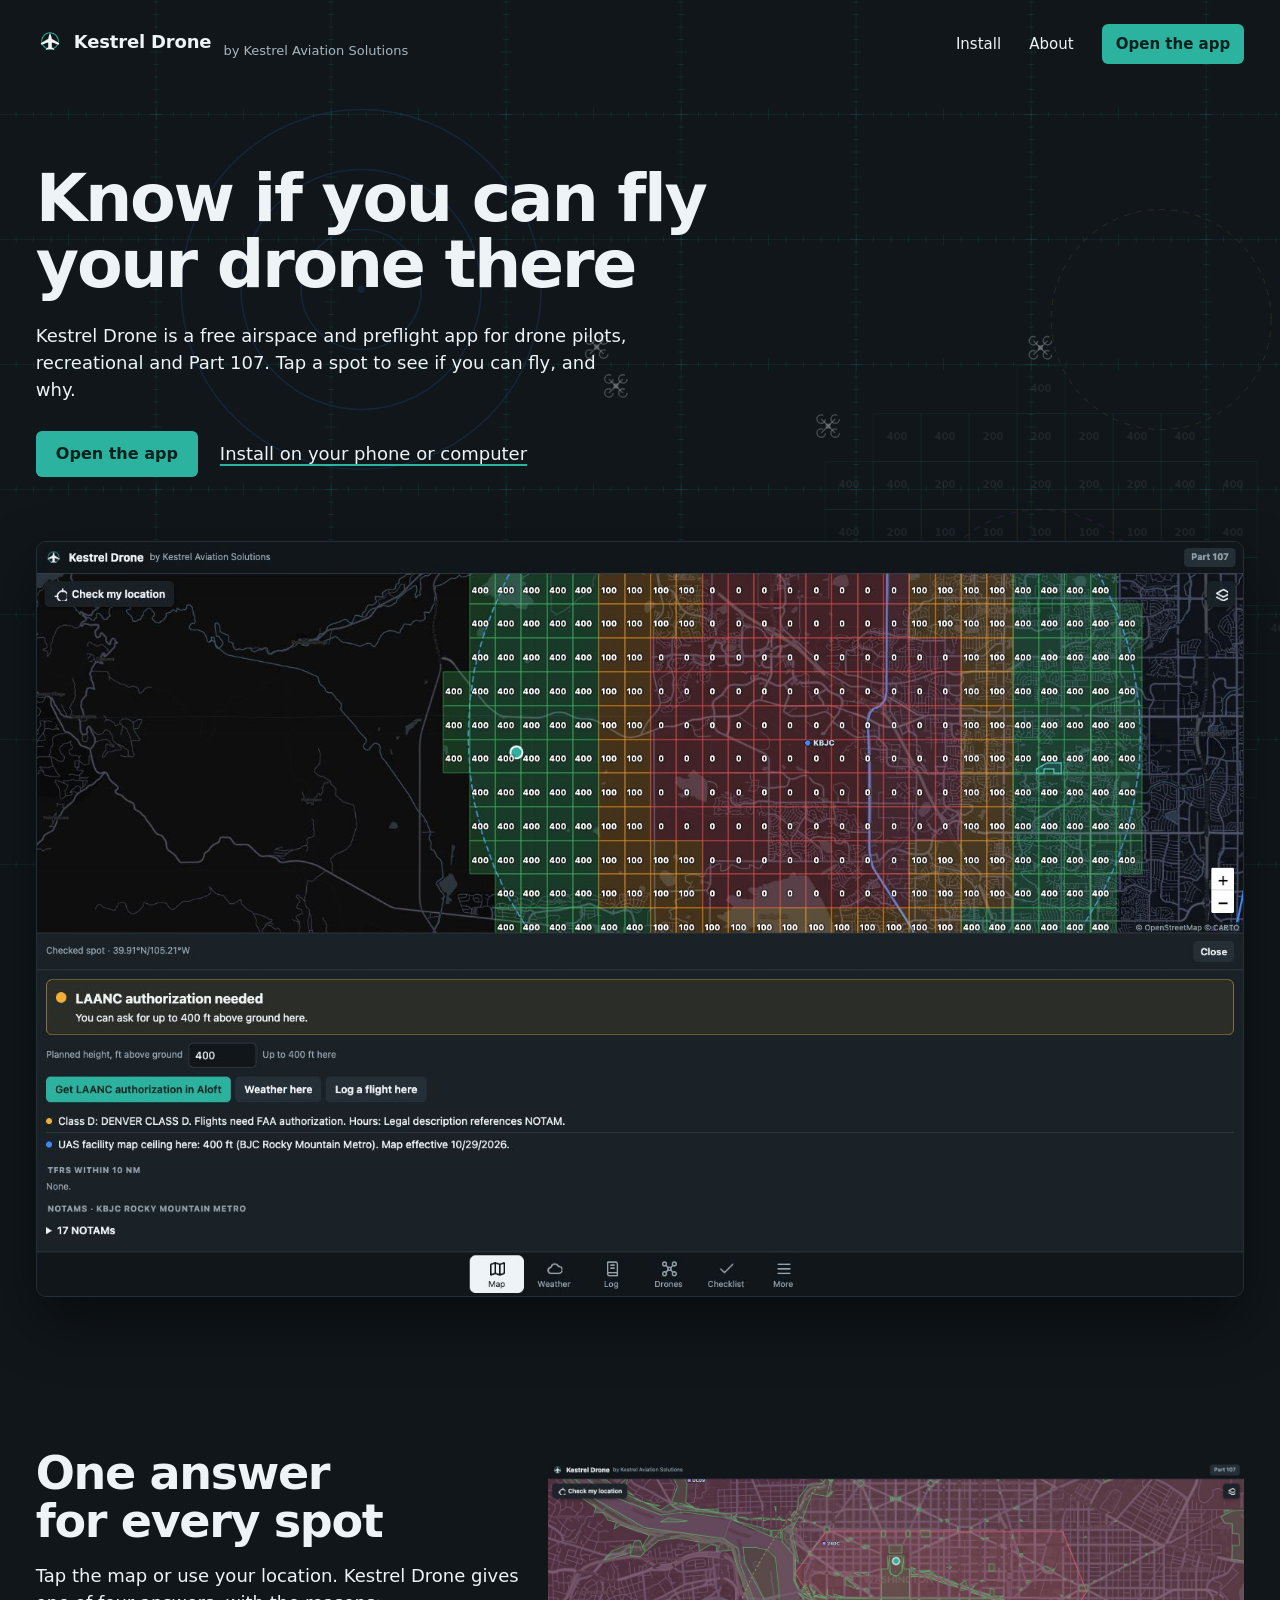
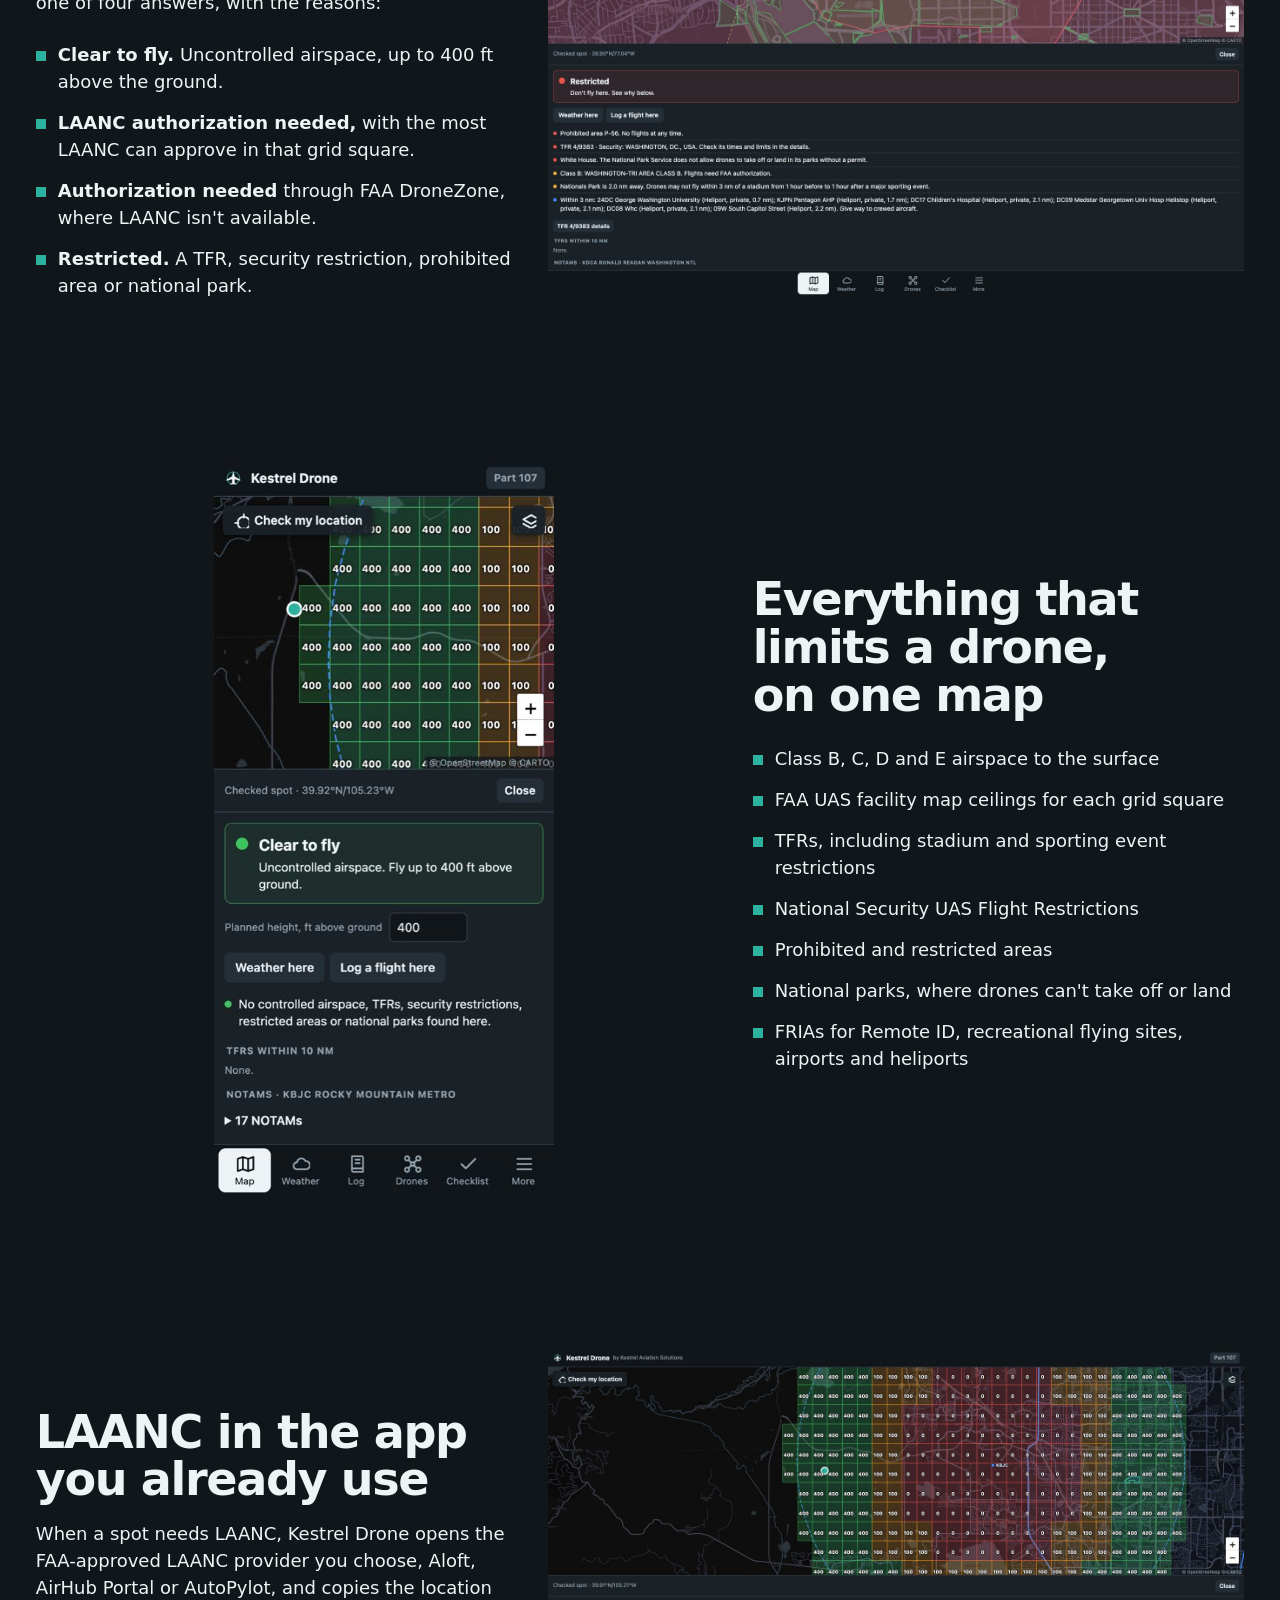
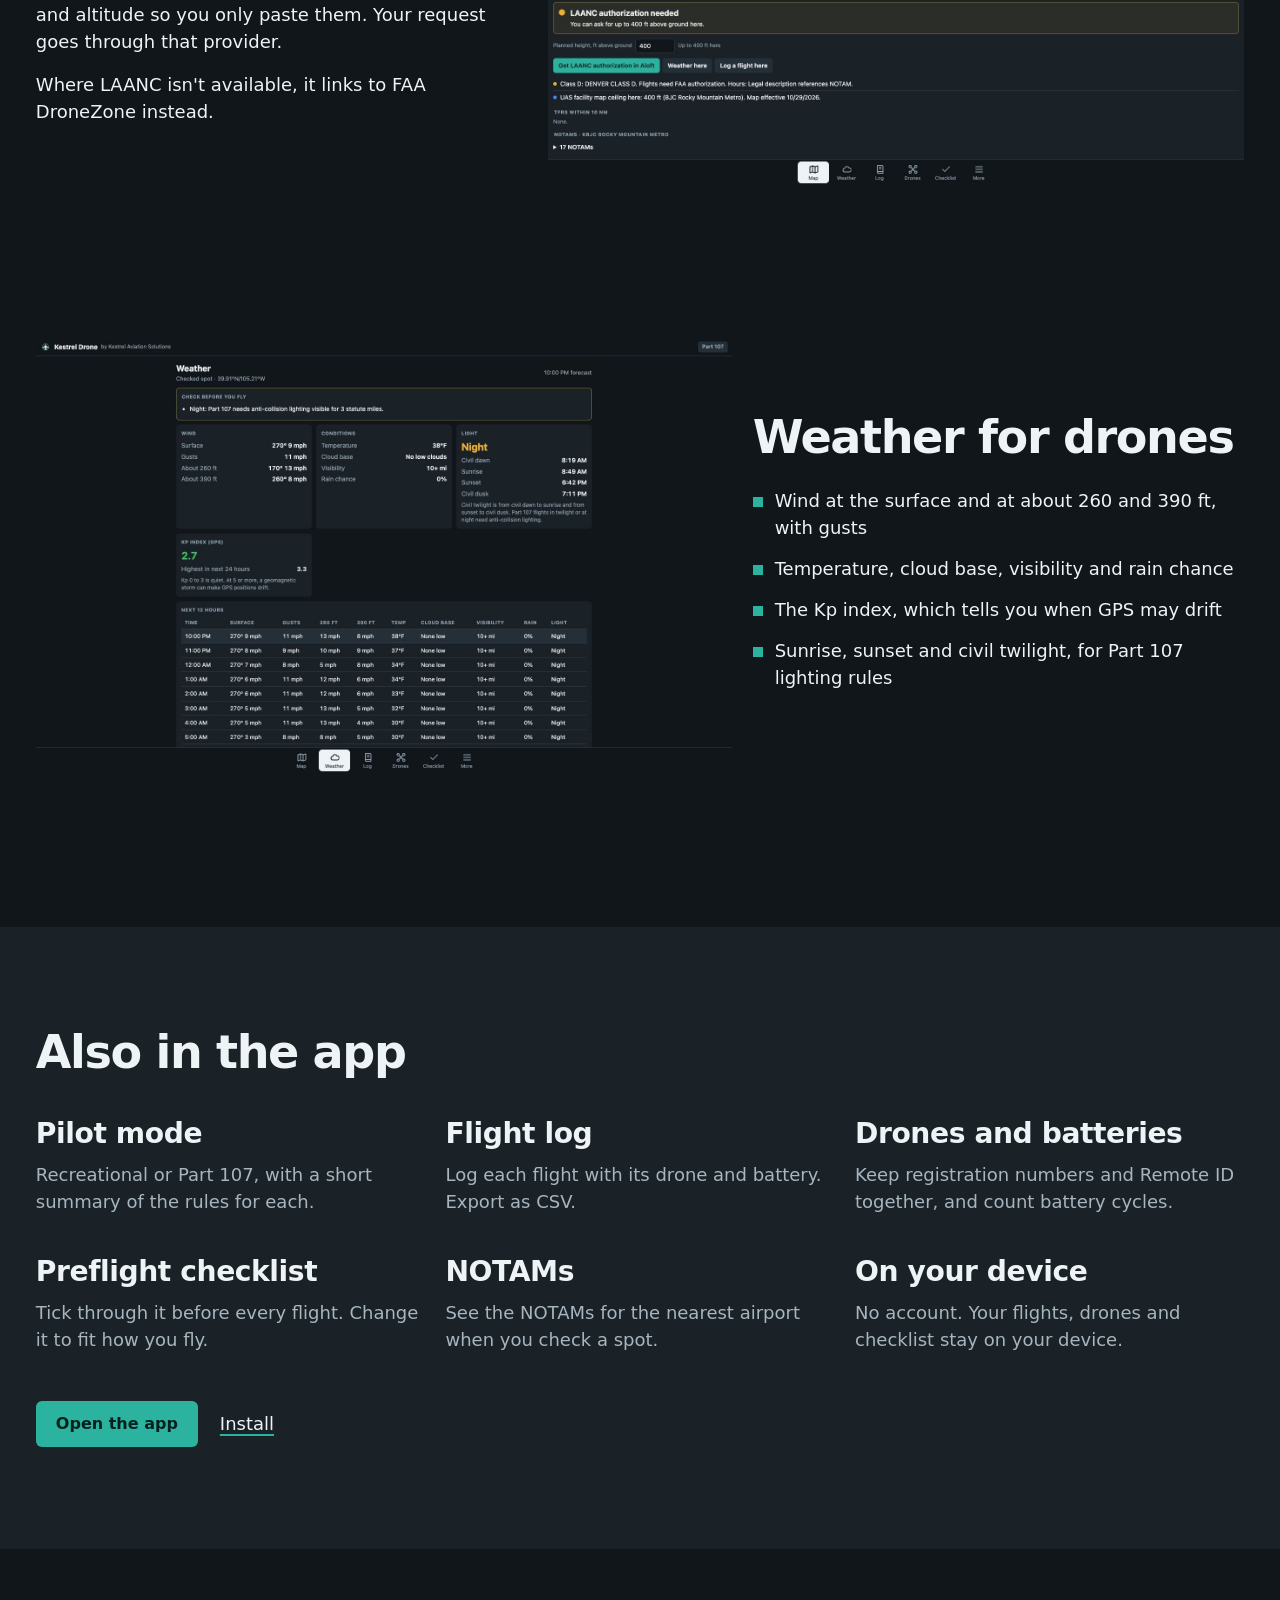
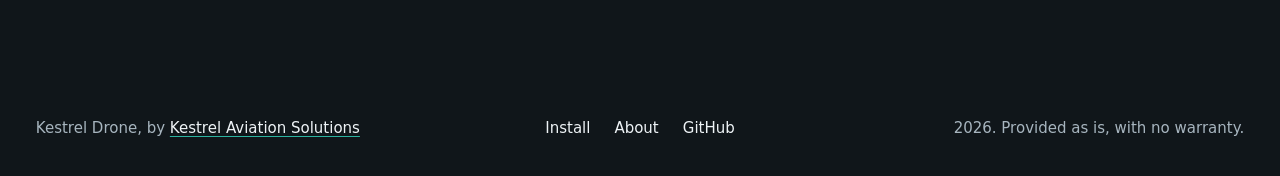
<file: index.html>
<!doctype html>
<html lang="en">
<head>
<meta charset="utf-8">
<meta name="viewport" content="width=device-width, initial-scale=1">
<title>Kestrel Drone · Free airspace and preflight app for drone pilots</title>
<meta name="description" content="Kestrel Drone shows whether you can fly a drone at a spot, and why: controlled airspace with LAANC ceilings, TFRs, security restrictions and national parks. Drone weather, flight log and checklist. Free, for recreational and Part 107 pilots.">
<meta name="theme-color" content="#10161a">
<link rel="canonical" href="https://drone.kestrelaviation.tech/">
<meta property="og:type" content="website">
<meta property="og:site_name" content="Kestrel Drone">
<meta property="og:title" content="Kestrel Drone · Free airspace and preflight app for drone pilots">
<meta property="og:description" content="Kestrel Drone shows whether you can fly a drone at a spot, and why: controlled airspace with LAANC ceilings, TFRs, security restrictions and national parks. Drone weather, flight log and checklist. Free, for recreational and Part 107 pilots.">
<meta property="og:url" content="https://drone.kestrelaviation.tech/">
<meta property="og:image" content="https://drone.kestrelaviation.tech/img/laanc.jpg">
<meta name="twitter:card" content="summary_large_image">
<link rel="icon" href="/img/icon.svg" type="image/svg+xml">
<link rel="icon" href="/img/favicon.png" type="image/png" sizes="64x64">
<link rel="apple-touch-icon" href="/img/icon-180.png">
<link rel="stylesheet" href="/css/site.css">
</head>
<body>
<header class="nav">
  <div class="brand"><a class="mark" href="/"><img src="/img/icon-180.png" width="28" height="28" alt="">Kestrel Drone</a><a class="by-top" href="https://kestrelaviation.tech">by Kestrel Aviation Solutions</a></div>
  <nav aria-label="Main"><ul><li class=opt><a href="/install.html">Install</a></li><li class=opt><a href="/about.html">About</a></li><li><a class="btn sm" href="https://app.drone.kestrelaviation.tech/">Open the app</a></li></ul></nav>
</header>
<main>
<section class="hero wrap">
  <div class="copy">
    <h1>Know if you can fly your drone there</h1>
    <p>Kestrel Drone is a free airspace and preflight app for drone pilots, recreational and Part 107. Tap a spot to see if you can fly, and why.</p>
    <div class="acts">
      <a class="btn" href="https://app.drone.kestrelaviation.tech/">Open the app</a>
      <a class="link" href="/install.html">Install on your phone or computer</a>
    </div>
  </div>
  <div class="shot"><img src="/img/laanc.jpg" width="1600" height="1000" alt="Kestrel Drone showing the FAA facility map grid near Rocky Mountain Metro airport, with a checked spot that needs LAANC authorization up to 400 ft"></div>
</section>

<section class="wrap grid row" aria-labelledby="answer">
  <div class="text">
    <h2 id="answer">One answer for every spot</h2>
    <p>Tap the map or use your location. Kestrel Drone gives one of four answers, with the reasons:</p>
    <ul>
      <li><b>Clear to fly.</b> Uncontrolled airspace, up to 400 ft above the ground.</li>
      <li><b>LAANC authorization needed,</b> with the most LAANC can approve in that grid square.</li>
      <li><b>Authorization needed</b> through FAA DroneZone, where LAANC isn't available.</li>
      <li><b>Restricted.</b> A TFR, security restriction, prohibited area or national park.</li>
    </ul>
  </div>
  <div class="pic"><img src="/img/restricted.jpg" width="1600" height="1000" alt="Kestrel Drone at the White House: restricted, because of prohibited area P-56, a security TFR and the National Park Service" loading="lazy"></div>
</section>

<section class="wrap grid row flip" aria-labelledby="layers">
  <div class="pic" style="background:none"><img src="/img/phone.jpg" width="462" height="1000" alt="Kestrel Drone on a phone: a spot west of Rocky Mountain Metro that is clear to fly" loading="lazy" style="max-width:340px;margin:0 auto"></div>
  <div class="text">
    <h2 id="layers">Everything that limits a drone, on one map</h2>
    <ul>
      <li>Class B, C, D and E airspace to the surface</li>
      <li>FAA UAS facility map ceilings for each grid square</li>
      <li>TFRs, including stadium and sporting event restrictions</li>
      <li>National Security UAS Flight Restrictions</li>
      <li>Prohibited and restricted areas</li>
      <li>National parks, where drones can't take off or land</li>
      <li>FRIAs for Remote ID, recreational flying sites, airports and heliports</li>
    </ul>
  </div>
</section>

<section class="wrap grid row" aria-labelledby="laanc">
  <div class="text">
    <h2 id="laanc">LAANC in the app you already use</h2>
    <p>When a spot needs LAANC, Kestrel Drone opens the FAA-approved LAANC provider you choose, Aloft, AirHub Portal or AutoPylot, and copies the location and altitude so you only paste them. Your request goes through that provider.</p>
    <p>Where LAANC isn't available, it links to FAA DroneZone instead.</p>
  </div>
  <div class="pic"><img src="/img/laanc.jpg" width="1600" height="1000" alt="A spot near Rocky Mountain Metro needing LAANC authorization up to 400 ft, with the Get LAANC authorization button" loading="lazy"></div>
</section>

<section class="wrap grid row flip" aria-labelledby="weather">
  <div class="pic"><img src="/img/weather.jpg" width="1600" height="1000" alt="Kestrel Drone weather: wind at three heights, conditions, sunrise and twilight times, and the Kp index" loading="lazy"></div>
  <div class="text">
    <h2 id="weather">Weather for drones</h2>
    <ul>
      <li>Wind at the surface and at about 260 and 390 ft, with gusts</li>
      <li>Temperature, cloud base, visibility and rain chance</li>
      <li>The Kp index, which tells you when GPS may drift</li>
      <li>Sunrise, sunset and civil twilight, for Part 107 lighting rules</li>
    </ul>
  </div>
</section>

<section class="field" aria-labelledby="also">
  <div class="wrap">
    <h2 id="also">Also in the app</h2>
    <div class="grid cols">
      <div><h3>Pilot mode</h3><p class="soft">Recreational or Part 107, with a short summary of the rules for each.</p></div>
      <div><h3>Flight log</h3><p class="soft">Log each flight with its drone and battery. Export as CSV.</p></div>
      <div><h3>Drones and batteries</h3><p class="soft">Keep registration numbers and Remote ID together, and count battery cycles.</p></div>
      <div><h3>Preflight checklist</h3><p class="soft">Tick through it before every flight. Change it to fit how you fly.</p></div>
      <div><h3>NOTAMs</h3><p class="soft">See the NOTAMs for the nearest airport when you check a spot.</p></div>
      <div><h3>On your device</h3><p class="soft">No account. Your flights, drones and checklist stay on your device.</p></div>
    </div>
    <div class="acts" style="margin-top: 48px"><a class="btn" href="https://app.drone.kestrelaviation.tech/">Open the app</a><a class="link" href="/install.html">Install</a></div>
  </div>
</section>

</main>
<footer>
  <div>Kestrel Drone, by <a class="by" href="https://kestrelaviation.tech">Kestrel Aviation Solutions</a></div>
  <nav aria-label="Footer"><a href="/install.html">Install</a><a href="/about.html">About</a><a href="https://github.com/algophobic-dev/kestrel-drone">GitHub</a></nav>
  <div class="end">2026. Provided as is, with no warranty.</div>
</footer>
<script src="/js/bg.js" data-mode="drone" defer></script>
</body>
</html>
</file>
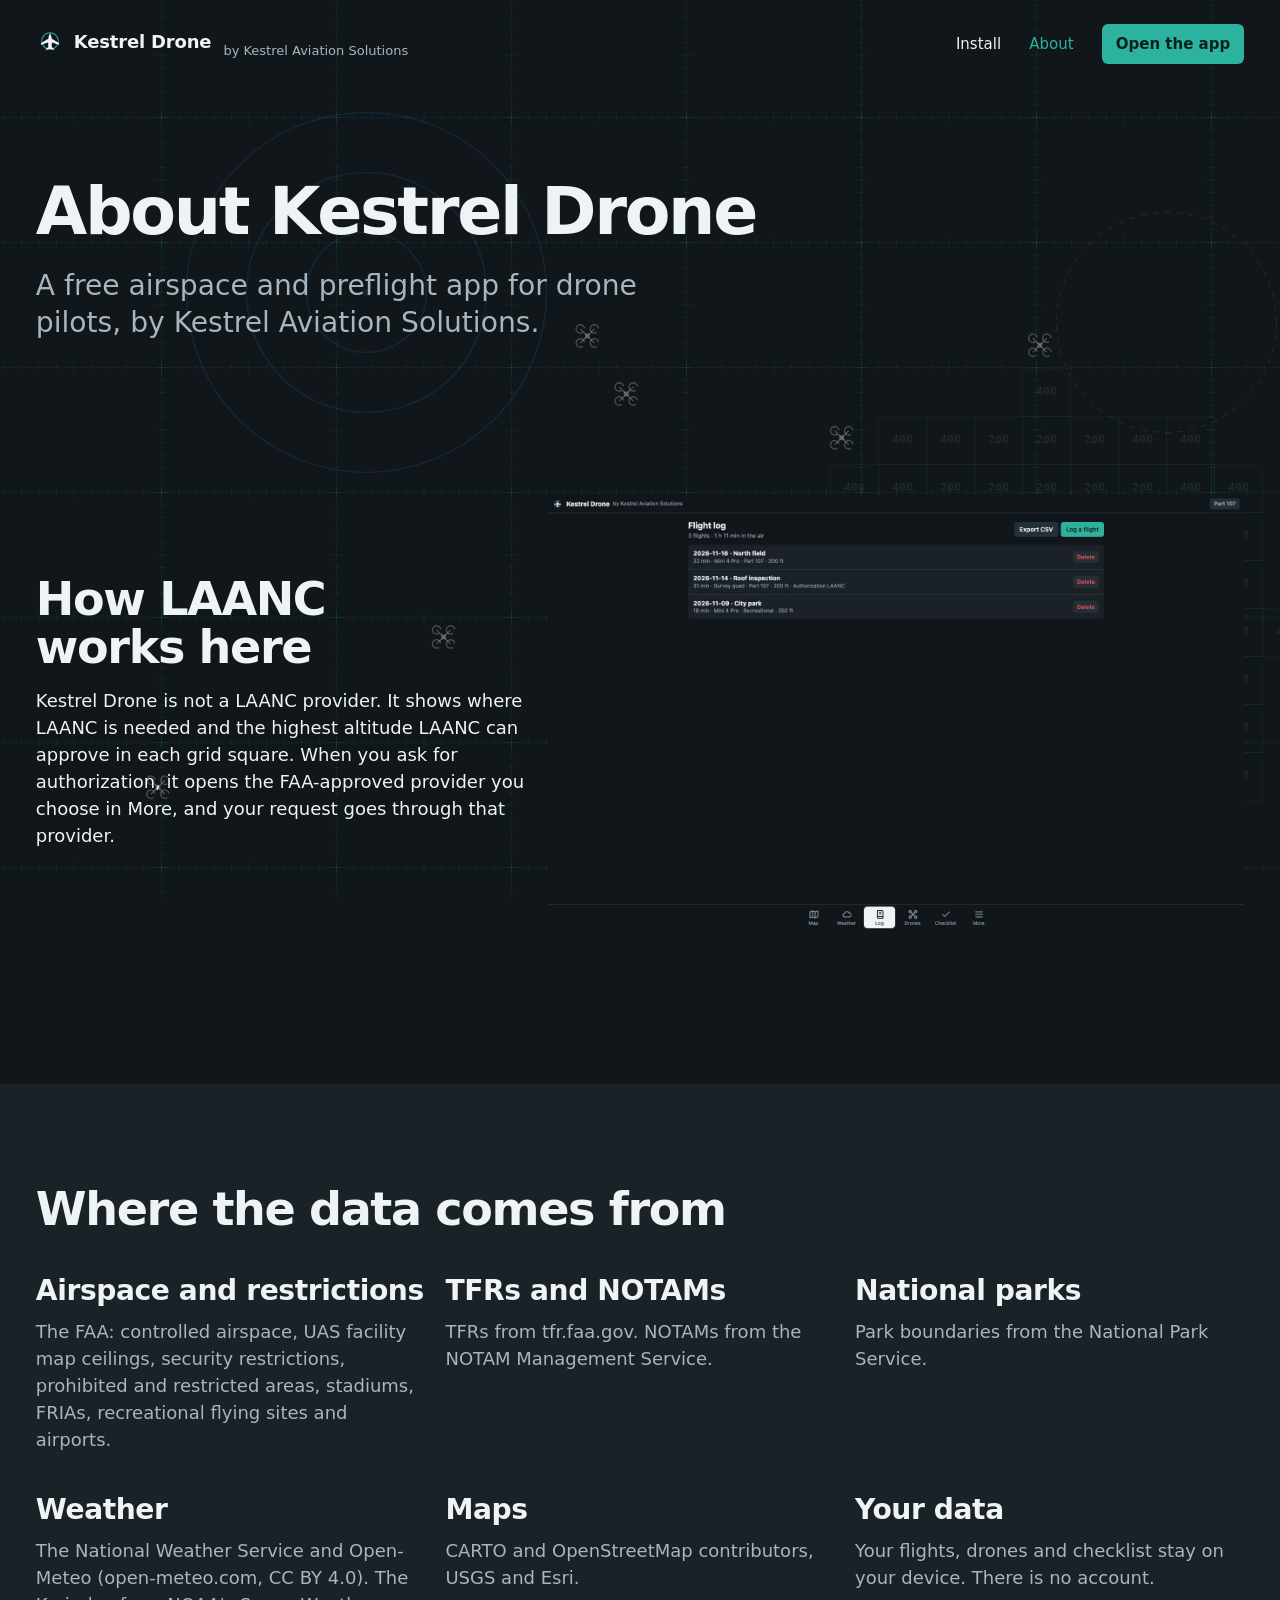
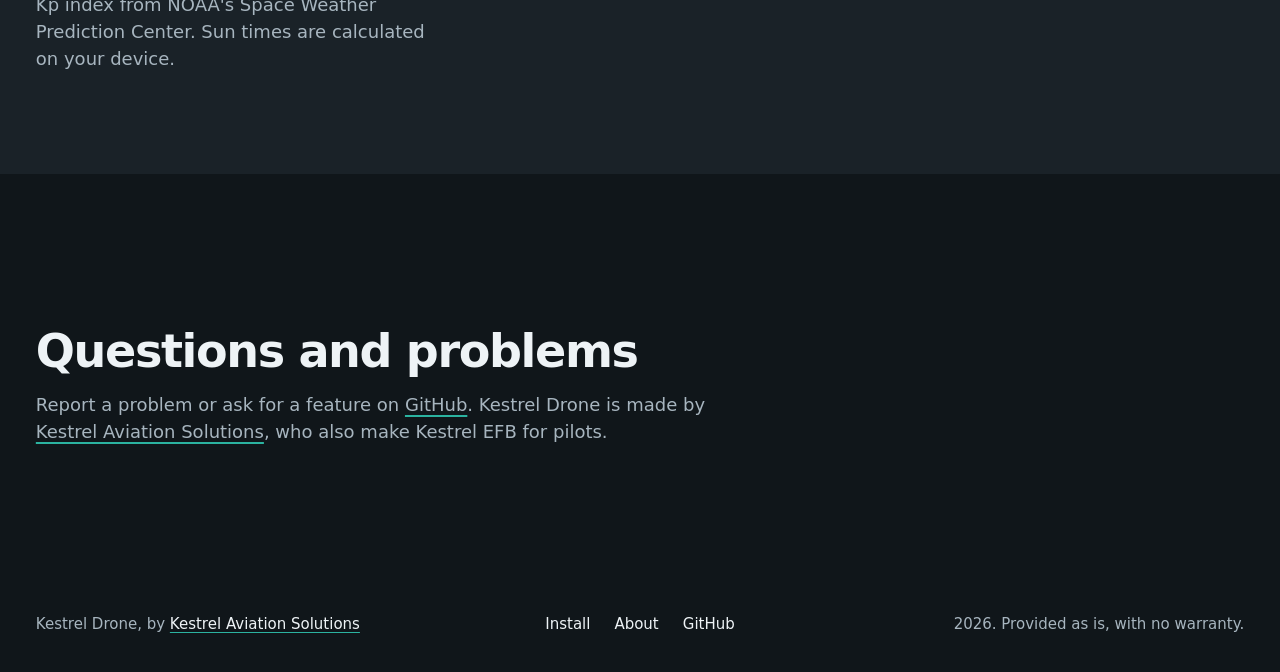
<file: about.html>
<!doctype html>
<html lang="en">
<head>
<meta charset="utf-8">
<meta name="viewport" content="width=device-width, initial-scale=1">
<title>About · Kestrel Drone</title>
<meta name="description" content="About Kestrel Drone: where its data comes from, how LAANC requests work, and what it keeps on your device.">
<meta name="theme-color" content="#10161a">
<link rel="canonical" href="https://drone.kestrelaviation.tech/about.html">
<meta property="og:type" content="website">
<meta property="og:site_name" content="Kestrel Drone">
<meta property="og:title" content="About · Kestrel Drone">
<meta property="og:description" content="About Kestrel Drone: where its data comes from, how LAANC requests work, and what it keeps on your device.">
<meta property="og:url" content="https://drone.kestrelaviation.tech/about.html">
<meta property="og:image" content="https://drone.kestrelaviation.tech/img/laanc.jpg">
<meta name="twitter:card" content="summary_large_image">
<link rel="icon" href="/img/icon.svg" type="image/svg+xml">
<link rel="icon" href="/img/favicon.png" type="image/png" sizes="64x64">
<link rel="apple-touch-icon" href="/img/icon-180.png">
<link rel="stylesheet" href="/css/site.css">
</head>
<body>
<header class="nav">
  <div class="brand"><a class="mark" href="/"><img src="/img/icon-180.png" width="28" height="28" alt="">Kestrel Drone</a><a class="by-top" href="https://kestrelaviation.tech">by Kestrel Aviation Solutions</a></div>
  <nav aria-label="Main"><ul><li class=opt><a href="/install.html">Install</a></li><li class=opt><a href="/about.html" aria-current=page>About</a></li><li><a class="btn sm" href="https://app.drone.kestrelaviation.tech/">Open the app</a></li></ul></nav>
</header>
<main>
<section class="page-head wrap">
  <h1>About Kestrel Drone</h1>
  <p class="soft lead">A free airspace and preflight app for drone pilots, by Kestrel Aviation Solutions.</p>
</section>

<section class="wrap grid row" aria-labelledby="laanc-how">
  <div class="text">
    <h2 id="laanc-how">How LAANC works here</h2>
    <p>Kestrel Drone is not a LAANC provider. It shows where LAANC is needed and the highest altitude LAANC can approve in each grid square. When you ask for authorization, it opens the FAA-approved provider you choose in More, and your request goes through that provider.</p>
  </div>
  <div class="pic"><img src="/img/log.jpg" width="1600" height="1000" alt="Kestrel Drone flight log with three flights" loading="lazy"></div>
</section>

<section class="field" aria-labelledby="sources">
  <div class="wrap">
    <h2 id="sources">Where the data comes from</h2>
    <div class="grid cols">
      <div><h3>Airspace and restrictions</h3><p class="soft">The FAA: controlled airspace, UAS facility map ceilings, security restrictions, prohibited and restricted areas, stadiums, FRIAs, recreational flying sites and airports.</p></div>
      <div><h3>TFRs and NOTAMs</h3><p class="soft">TFRs from tfr.faa.gov. NOTAMs from the NOTAM Management Service.</p></div>
      <div><h3>National parks</h3><p class="soft">Park boundaries from the National Park Service.</p></div>
      <div><h3>Weather</h3><p class="soft">The National Weather Service and Open-Meteo (open-meteo.com, CC BY 4.0). The Kp index from NOAA's Space Weather Prediction Center. Sun times are calculated on your device.</p></div>
      <div><h3>Maps</h3><p class="soft">CARTO and OpenStreetMap contributors, USGS and Esri.</p></div>
      <div><h3>Your data</h3><p class="soft">Your flights, drones and checklist stay on your device. There is no account.</p></div>
    </div>
  </div>
</section>

<section class="wrap" aria-labelledby="contact">
  <h2 id="contact">Questions and problems</h2>
  <p class="soft" style="margin-top:16px">Report a problem or ask for a feature on <a class="link" href="https://github.com/algophobic-dev/kestrel-drone/issues">GitHub</a>. Kestrel Drone is made by <a class="link" href="https://kestrelaviation.tech">Kestrel Aviation Solutions</a>, who also make Kestrel EFB for pilots.</p>
</section>

</main>
<footer>
  <div>Kestrel Drone, by <a class="by" href="https://kestrelaviation.tech">Kestrel Aviation Solutions</a></div>
  <nav aria-label="Footer"><a href="/install.html">Install</a><a href="/about.html">About</a><a href="https://github.com/algophobic-dev/kestrel-drone">GitHub</a></nav>
  <div class="end">2026. Provided as is, with no warranty.</div>
</footer>
<script src="/js/bg.js" data-mode="drone" defer></script>
</body>
</html>
</file>
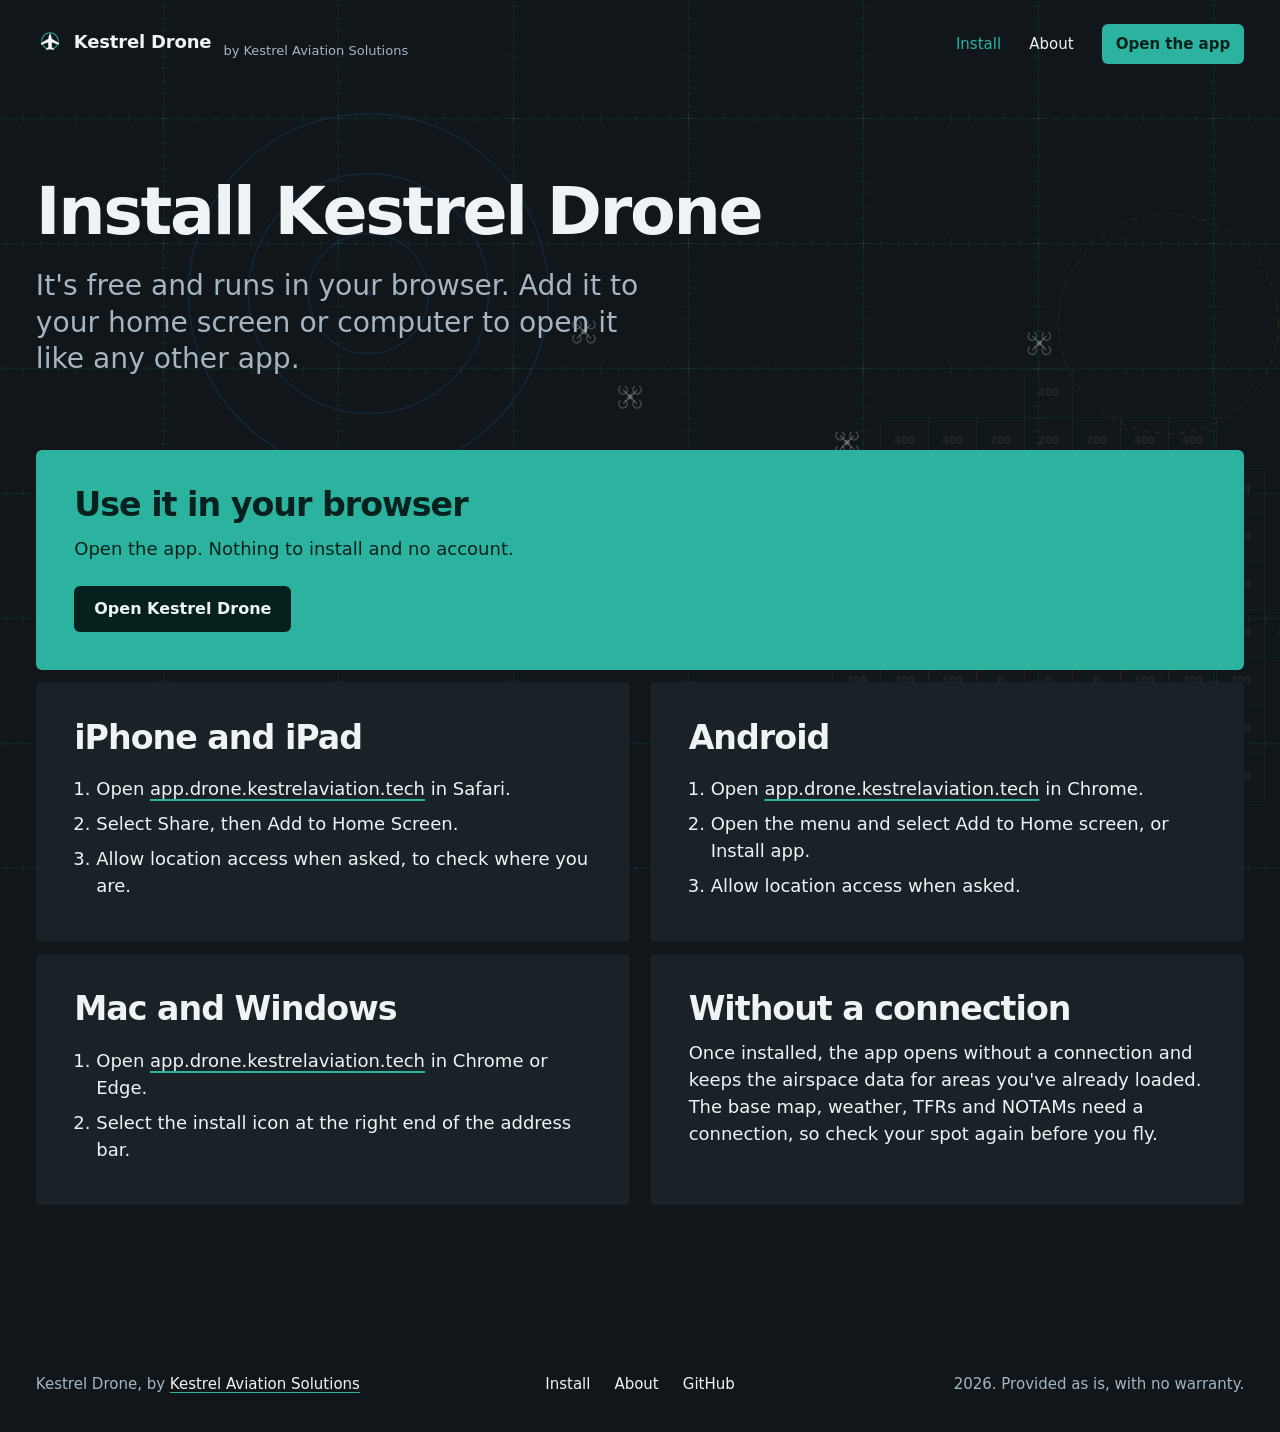
<file: install.html>
<!doctype html>
<html lang="en">
<head>
<meta charset="utf-8">
<meta name="viewport" content="width=device-width, initial-scale=1">
<title>Install · Kestrel Drone</title>
<meta name="description" content="Open Kestrel Drone in your browser, or add it to your iPhone, iPad, Android phone, Mac or Windows PC. Free.">
<meta name="theme-color" content="#10161a">
<link rel="canonical" href="https://drone.kestrelaviation.tech/install.html">
<meta property="og:type" content="website">
<meta property="og:site_name" content="Kestrel Drone">
<meta property="og:title" content="Install · Kestrel Drone">
<meta property="og:description" content="Open Kestrel Drone in your browser, or add it to your iPhone, iPad, Android phone, Mac or Windows PC. Free.">
<meta property="og:url" content="https://drone.kestrelaviation.tech/install.html">
<meta property="og:image" content="https://drone.kestrelaviation.tech/img/laanc.jpg">
<meta name="twitter:card" content="summary_large_image">
<link rel="icon" href="/img/icon.svg" type="image/svg+xml">
<link rel="icon" href="/img/favicon.png" type="image/png" sizes="64x64">
<link rel="apple-touch-icon" href="/img/icon-180.png">
<link rel="stylesheet" href="/css/site.css">
</head>
<body>
<header class="nav">
  <div class="brand"><a class="mark" href="/"><img src="/img/icon-180.png" width="28" height="28" alt="">Kestrel Drone</a><a class="by-top" href="https://kestrelaviation.tech">by Kestrel Aviation Solutions</a></div>
  <nav aria-label="Main"><ul><li class=opt><a href="/install.html" aria-current=page>Install</a></li><li class=opt><a href="/about.html">About</a></li><li><a class="btn sm" href="https://app.drone.kestrelaviation.tech/">Open the app</a></li></ul></nav>
</header>
<main>
<section class="page-head wrap">
  <h1>Install Kestrel Drone</h1>
  <p class="soft lead">It's free and runs in your browser. Add it to your home screen or computer to open it like any other app.</p>
</section>

<section class="wrap grid gets">
  <div class="get main">
    <h2>Use it in your browser</h2>
    <p>Open the app. Nothing to install and no account.</p>
    <div class="acts"><a class="btn dark" href="https://app.drone.kestrelaviation.tech/">Open Kestrel Drone</a></div>
  </div>
  <div class="get">
    <h2>iPhone and iPad</h2>
    <ol>
      <li>Open <a class="link" href="https://app.drone.kestrelaviation.tech/">app.drone.kestrelaviation.tech</a> in Safari.</li>
      <li>Select Share, then Add to Home Screen.</li>
      <li>Allow location access when asked, to check where you are.</li>
    </ol>
  </div>
  <div class="get">
    <h2>Android</h2>
    <ol>
      <li>Open <a class="link" href="https://app.drone.kestrelaviation.tech/">app.drone.kestrelaviation.tech</a> in Chrome.</li>
      <li>Open the menu and select Add to Home screen, or Install app.</li>
      <li>Allow location access when asked.</li>
    </ol>
  </div>
  <div class="get">
    <h2>Mac and Windows</h2>
    <ol>
      <li>Open <a class="link" href="https://app.drone.kestrelaviation.tech/">app.drone.kestrelaviation.tech</a> in Chrome or Edge.</li>
      <li>Select the install icon at the right end of the address bar.</li>
    </ol>
  </div>
  <div class="get">
    <h2>Without a connection</h2>
    <p>Once installed, the app opens without a connection and keeps the airspace data for areas you've already loaded. The base map, weather, TFRs and NOTAMs need a connection, so check your spot again before you fly.</p>
  </div>
</section>

</main>
<footer>
  <div>Kestrel Drone, by <a class="by" href="https://kestrelaviation.tech">Kestrel Aviation Solutions</a></div>
  <nav aria-label="Footer"><a href="/install.html">Install</a><a href="/about.html">About</a><a href="https://github.com/algophobic-dev/kestrel-drone">GitHub</a></nav>
  <div class="end">2026. Provided as is, with no warranty.</div>
</footer>
<script src="/js/bg.js" data-mode="drone" defer></script>
</body>
</html>
</file>
<file: css/site.css>
/* Kestrel EFB website. Same colours and typeface as the app. */
:root {
  --ground: #10161a; --panel: #1a2228; --raised: #252f37;
  --ink: #eef3f6; --soft: #a7b5bf; --accent: #2bb3a0; --accent-ink: #06211d;
  --band-1: #12544b; --band-2: #1c3f66; --band-3: #5a4410; --band-4: #1d4f2c; --band-5: #5a2330;
  --vfr: #3fc35f; --mvfr: #3d8bff; --ifr: #ef4444; --lifr: #e05ad8;
  --font: system-ui, -apple-system, "Segoe UI", Roboto, "Helvetica Neue", Arial, sans-serif;
  --display: clamp(44px, 5.2vw, 80px); --h2: clamp(32px, 3.6vw, 56px); --statement: clamp(22px, 2.2vw, 30px);
  --body: 18px; --small: 15px;
  --m: clamp(20px, 2.8vw, 40px); --gap: clamp(96px, 12vw, 176px); --r: 6px;
  --ease: cubic-bezier(.2, .7, .2, 1);
}
* { box-sizing: border-box; }
html { -webkit-text-size-adjust: 100%; scroll-behavior: smooth; }
body { margin: 0; background: var(--ground); color: var(--ink); font: var(--body)/1.5 var(--font); overflow-x: hidden; }
img { display: block; max-width: 100%; height: auto; }
a { color: inherit; }
h1, h2, h3, p { margin: 0; }
h1 { font-size: var(--display); line-height: 1; letter-spacing: -.035em; font-weight: 650; text-wrap: balance; }
h2 { font-size: var(--h2); line-height: 1.04; letter-spacing: -.03em; font-weight: 650; text-wrap: balance; }
h3 { font-size: var(--statement); line-height: 1.2; letter-spacing: -.015em; font-weight: 600; }
p { max-width: 62ch; }
.soft { color: var(--soft); }
.small { font-size: var(--small); }
:focus-visible { outline: 3px solid var(--accent); outline-offset: 3px; }
::selection { background: var(--accent); color: var(--accent-ink); }
.sr { position: absolute; width: 1px; height: 1px; overflow: hidden; clip-path: inset(50%); white-space: nowrap; }

.wrap { padding-inline: var(--m); }
.grid { display: grid; grid-template-columns: repeat(12, minmax(0, 1fr)); column-gap: clamp(12px, 1.6vw, 24px); }
section { margin-top: var(--gap); }

/* Navigation: wordmark, links, one action */
.nav { display: flex; align-items: center; justify-content: space-between; gap: 16px; padding: 24px var(--m); font-size: var(--small); }
.nav .mark { display: flex; align-items: center; gap: 10px; white-space: nowrap; font-weight: 700; font-size: 18px; text-decoration: none; letter-spacing: -.01em; }
.nav .mark img { width: 28px; height: 28px; border-radius: 6px; }
.brand { display: flex; align-items: baseline; gap: 12px; min-width: 0; }
.by-top { font-size: 13px; color: var(--soft); text-decoration: none; white-space: nowrap; }
.by-top:hover, footer .by:hover { color: var(--accent); }
footer .by { color: var(--ink); text-underline-offset: 3px; text-decoration-color: var(--accent); }
.nav ul { display: flex; align-items: center; gap: clamp(14px, 2.2vw, 30px); list-style: none; margin: 0; padding: 0; }
.nav a { text-decoration: none; }
.nav ul a:not(.btn) { padding: 10px 0; }
.nav ul a:not(.btn):hover, .nav a[aria-current] { color: var(--accent); }

/* Buttons: flat, one fill, small radius */
.btn { display: inline-flex; align-items: center; justify-content: center; min-height: 46px; padding: 0 20px; border-radius: var(--r); border: 0; cursor: pointer;
  background: var(--accent); color: var(--accent-ink); font: 600 16px/1 var(--font); white-space: nowrap; text-decoration: none; transition: transform .15s var(--ease), background .15s; }
.btn:hover { background: #39c9b5; transform: translateY(-1px); }
.btn:active { transform: translateY(1px) scale(.98); }
.btn.quiet { background: var(--raised); color: var(--ink); }
.btn.quiet:hover { background: #303c46; }
.btn.dark { background: var(--accent-ink); color: var(--ink); }
.btn.dark:hover { background: #0b332d; }
.btn.sm { min-height: 40px; padding: 0 14px; font-size: var(--small); }
.link { text-decoration: underline; text-underline-offset: 4px; text-decoration-thickness: 2px; text-decoration-color: var(--accent); transition: color .15s; }
.link:hover { color: var(--accent); }
.acts { display: flex; flex-wrap: wrap; align-items: center; gap: 14px 22px; margin-top: 28px; }

/* Home hero: text, then the app */
.hero { margin-top: 0; padding-top: clamp(36px, 6vw, 80px); }
.hero .copy { max-width: 760px; }
.hero .copy p { margin-top: 24px; max-width: 52ch; }
.hero .shot { margin-top: clamp(40px, 5vw, 64px); border-radius: 10px; overflow: hidden; border: 1px solid var(--raised); box-shadow: 0 24px 60px rgba(0, 0, 0, .45); }
.hero .shot img { width: 100%; }

/* What's in the app */
.feats { row-gap: 12px; margin-top: 32px; }
.feat { grid-column: span 4; background: var(--panel); border-radius: var(--r); padding: 24px; }
.feat h3 { font-size: 22px; }
.feat p { margin-top: 8px; }
.more { margin-top: 24px; }

/* Weather check between two airports */
.check { padding-block: clamp(48px, 6vw, 80px); background: var(--panel); }
.check .lead2 { margin-top: 12px; }
.route-form { display: flex; flex-wrap: wrap; align-items: end; gap: 12px 16px; margin-top: 28px; }
.route-form label { display: flex; flex-direction: column; gap: 6px; font-size: var(--small); font-weight: 600; }
.route-form input { width: 160px; height: 52px; padding: 0 14px; border: 2px solid #3a4853; border-radius: var(--r); background: var(--ground); color: var(--ink);
  font: 600 22px/1 var(--font); letter-spacing: .04em; text-transform: uppercase; }
.route-form input::placeholder { color: #5d6b75; text-transform: none; letter-spacing: 0; font-weight: 400; font-size: 17px; }
.route-form input:hover { border-color: #52626e; }
.route-form input:focus { outline: none; border-color: var(--accent); }
.route-form .btn { height: 52px; }
.check .hint { margin-top: 14px; }
.answer { display: grid; grid-template-columns: repeat(12, minmax(0, 1fr)); column-gap: clamp(12px, 1.6vw, 24px); row-gap: 20px; margin-top: 32px; align-items: start; }
.answer > p { grid-column: 1 / -1; }
.leg { grid-column: span 4; }
.leg .big { font-size: var(--h2); font-weight: 650; letter-spacing: -.03em; line-height: 1.05; font-variant-numeric: tabular-nums; }
.leg .soft { margin-top: 8px; }
.stn { grid-column: span 4; background: var(--raised); border-radius: var(--r); padding: 18px 20px; }
.stn .id { display: flex; align-items: center; gap: 10px; font-weight: 700; font-size: var(--statement); }
.stn .cat { font-size: var(--small); font-weight: 700; padding: 3px 8px; border-radius: 4px; color: #06120a; }
.stn .name { color: var(--soft); font-size: var(--small); margin-top: 2px; }
.stn dl { display: grid; grid-template-columns: auto 1fr; gap: 4px 16px; margin: 12px 0 0; font-size: var(--body); font-variant-numeric: tabular-nums; }
.stn dt { color: var(--soft); } .stn dd { margin: 0; text-align: right; font-weight: 600; }
.stn .raw { margin-top: 12px; font-size: var(--small); color: var(--soft); overflow-wrap: anywhere; }
.examples { display: flex; flex-wrap: wrap; gap: 10px; margin-top: 16px; align-items: center; }

/* Drag through the stages */
.stages { margin-top: var(--gap); }
.stages .split { display: grid; grid-template-columns: 1fr 1fr; min-height: min(78svh, 760px); }
.stages .say { background: var(--band-2); padding: clamp(32px, 5vw, 72px) var(--m) 150px; transition: background .3s; }
.stages .say h2 { font-size: clamp(36px, 4.6vw, 76px); }
.stages .say p { margin-top: 20px; max-width: 34ch; }
.stages .see { background: var(--panel); display: grid; place-items: center; padding: clamp(24px, 4vw, 56px) clamp(20px, 3vw, 48px) 150px; overflow: hidden; }
.stages .see .frame { position: relative; width: 100%; aspect-ratio: 16 / 10; border-radius: var(--r); overflow: hidden; }
.stages .see img { position: absolute; inset: 0; width: 100%; height: 100%; object-fit: cover; object-position: left top; opacity: 0; transition: opacity .25s; }
.stages .see img.on { opacity: 1; }
.stages .fade { transition: opacity .2s; }
.stages .control { margin-top: -126px; padding: 0 var(--m) 28px; position: relative; }
.stages input[type=range] { -webkit-appearance: none; appearance: none; width: 100%; height: 32px; background: none; margin: 0; cursor: pointer; }
.stages .track { position: relative; height: 32px; }
.stages .track::before, .stages .track i { content: ""; position: absolute; left: 0; top: 12px; height: 8px; }
.stages .track::before { right: 0; background: rgba(238, 243, 246, .28); }
.stages .track i { width: var(--pos, 0%); background: var(--ink); transition: width .15s; }
.stages .track input { position: absolute; inset: 0; }
.stages input[type=range]::-webkit-slider-runnable-track { height: 8px; background: none; }
.stages input[type=range]::-moz-range-track { height: 8px; background: none; }
.stages input[type=range]::-webkit-slider-thumb { -webkit-appearance: none; width: 32px; height: 32px; margin-top: -12px; background: var(--accent); border: 0; border-radius: 0; transition: transform .15s var(--ease); }
.stages input[type=range]::-moz-range-thumb { width: 32px; height: 32px; background: var(--accent); border: 0; border-radius: 0; }
.stages input[type=range]:active::-webkit-slider-thumb { transform: scale(1.15); }
.stages .names { display: grid; grid-template-columns: repeat(4, 1fr); margin-top: 8px; font-size: var(--small); }
.stages .names button { all: unset; cursor: pointer; color: rgba(238, 243, 246, .7); padding: 8px 0; min-height: 28px; transition: color .2s; }
.stages .names button:nth-child(2) { text-align: center; transform: translateX(-17%); } .stages .names button:nth-child(3) { text-align: center; transform: translateX(17%); } .stages .names button:nth-child(4) { text-align: right; }
.stages .names button.on, .stages .names button:hover { color: var(--ink); font-weight: 600; }
.stages .names button:focus-visible { outline: 3px solid var(--accent); }

/* Closing action tiles: a row cropped from a longer one */
.tiles { display: grid; grid-template-columns: 1.6fr 8fr 1.6fr; gap: 12px; margin-inline: -6vw; margin-top: var(--gap); }
.tile { height: 380px; border-radius: var(--r); overflow: hidden; }
.tile.photo img { width: 100%; height: 100%; object-fit: cover; }
.tile.flat { background: var(--band-2); }
.tile.act { background: var(--accent); color: var(--accent-ink); display: flex; flex-direction: column; justify-content: center; padding: 40px clamp(24px, 4vw, 56px); }
.tile.act h2 { font-size: clamp(30px, 3vw, 44px); }
.tile.act p { margin-top: 12px; max-width: 46ch; }
.tile.act .link { text-decoration-color: var(--accent-ink); }
.tile.act .link:hover { color: #0f4039; }

/* Inner pages */
.page-head { margin-top: 0; padding-top: clamp(40px, 7vw, 96px); }
.page-head .lead { margin-top: 24px; font-size: var(--statement); line-height: 1.3; max-width: 34ch; }
.pic.trio { display: grid; grid-template-columns: 1fr 1.6fr; grid-template-rows: repeat(3, 1fr); gap: 12px; background: none; }
.pic.trio img { width: 100%; height: 100%; object-fit: cover; border-radius: var(--r); }
.pic.trio img:first-child { grid-row: 1 / -1; object-position: top; }
.row { align-items: center; row-gap: 28px; }
.row .text { grid-column: 1 / span 5; }
.row .pic { grid-column: 6 / -1; border-radius: var(--r); overflow: hidden; background: var(--panel); }
.row.flip .text { grid-column: 8 / -1; order: 2; }
.row.flip .pic { grid-column: 1 / span 7; }
.row.narrow .pic { grid-column: 8 / span 4; }
.row .text p { margin-top: 16px; }
.row ul, .cols ul { margin: 18px 0 0; padding: 0; list-style: none; }
.row li, .cols li { padding: 7px 0 7px 22px; position: relative; }
.row li::before, .cols li::before { content: ""; position: absolute; left: 0; top: 17px; width: 10px; height: 10px; background: var(--accent); }
.pic img { width: 100%; transition: transform 1.2s var(--ease); }
.pic:hover img { transform: scale(1.03); }
.field { background: var(--panel); padding-block: clamp(56px, 8vw, 112px); }
.cols { row-gap: 40px; margin-top: 40px; }
.cols > div { grid-column: span 4; }
.cols h3 + p { margin-top: 10px; }

/* Download blocks */
.gets { row-gap: 12px; margin-top: clamp(40px, 6vw, 72px); }
.get { grid-column: span 6; background: var(--panel); border-radius: var(--r); padding: clamp(24px, 3vw, 40px); display: flex; flex-direction: column; }
.get.main { grid-column: 1 / -1; background: var(--accent); color: var(--accent-ink); }
.get h2 { font-size: clamp(28px, 2.6vw, 40px); }
.get p { margin-top: 12px; }
.get ol { margin: 16px 0 0; padding-left: 22px; } .get li { padding: 4px 0; }
.get .acts { margin-top: auto; padding-top: 24px; }

/* Footer: one quiet line */
footer { margin-top: clamp(120px, 18svh, 220px); padding: 0 var(--m) 30px; display: grid; grid-template-columns: 1fr auto 1fr; gap: 16px 24px; align-items: baseline; font-size: var(--small); color: var(--soft); }
footer nav { display: flex; gap: 24px; flex-wrap: wrap; }
footer nav a { color: var(--ink); text-decoration: none; padding: 6px 0; }
footer nav a:hover { color: var(--accent); }
footer .end { text-align: right; }
.credit { margin: 0 var(--m) 24px; font-size: var(--small); color: var(--soft); max-width: none; }

/* Motion: parts of each section rise in turn; content stays visible without script */
.js [data-rise] { opacity: 0; transform: translateY(24px); transition: opacity .7s var(--ease), transform .7s var(--ease); transition-delay: calc(var(--i, 0) * 80ms); }
.js [data-rise].in { opacity: 1; transform: none; }
.drift img { animation: drift 26s ease-in-out infinite alternate; }
@keyframes drift { from { transform: scale(1.02) translate3d(0, 0, 0); } to { transform: scale(1.1) translate3d(-2%, -2%, 0); } }
@media (prefers-reduced-motion: reduce) {
  html { scroll-behavior: auto; }
  .js [data-rise] { opacity: 1; transform: none; clip-path: none; transition: none; }
  .drift img { animation: none; }
  * { transition-duration: .01ms !important; }
}

@media (max-width: 900px) {
  .leg, .stn { grid-column: span 6; }
  .feat { grid-column: span 6; }
  .cols > div { grid-column: span 6; }
  .row { row-gap: 0; padding-top: 6px; }
  .row .text, .row.flip .text { display: contents; }
  .row .text > * { grid-column: 1 / -1; order: -1; }
  .row .pic { margin-top: 28px; }
  .row .pic, .row.flip .pic, .row.narrow .pic { grid-column: 1 / -1; }
  .get { grid-column: 1 / -1; }
}
@media (max-width: 700px) {
  :root { --display: 10vw; --h2: 8.4vw; --statement: 21px; --body: 17px; }
  .nav { padding-block: 16px; }
  .nav ul li.opt, .nav ul li.opt2 { display: none; }
  .by-top { display: none; }
  .head2 > * { grid-column: 1 / -1 !important; }
  .head2 p { margin-top: 12px; }
  .stages .see .frame { aspect-ratio: 4 / 3; }
  .hero { padding-top: 28px; }
  .feat { grid-column: 1 / -1; }
  .route-form label { flex: 1 1 120px; }
  .route-form input { width: 100%; }
  .route-form .btn { flex: 1 1 100%; }
  .leg, .stn { grid-column: 1 / -1; }
  .examples .btn { flex: 1 1 auto; }
  .stages .split { grid-template-columns: 1fr; min-height: 0; }
  .stages .see { order: 1; padding: 20px var(--m) 20px; }
  .stages .control { order: 2; margin-top: 0; padding: 12px var(--m) 4px; background: var(--band-2); }
  .stages .say { order: 3; padding: 12px var(--m) 40px; }
  .stages .say h2 { font-size: 9vw; }
  .stages .inner { display: flex; flex-direction: column; }
  .stages .split { display: contents; }
  .tiles { grid-template-columns: 1fr 1fr; margin-inline: var(--m); }
  .tile { height: 120px; }
  .tile.act { grid-column: 1 / -1; order: -1; height: auto; min-height: 300px; padding: 32px 24px; }
  .tile.act h2 { font-size: 28px; }
  .cols > div { grid-column: 1 / -1; }
  footer { grid-template-columns: 1fr; gap: 8px; margin-top: 20svh; padding-bottom: 24px; }
  footer .end { text-align: left; }
}
</file>
